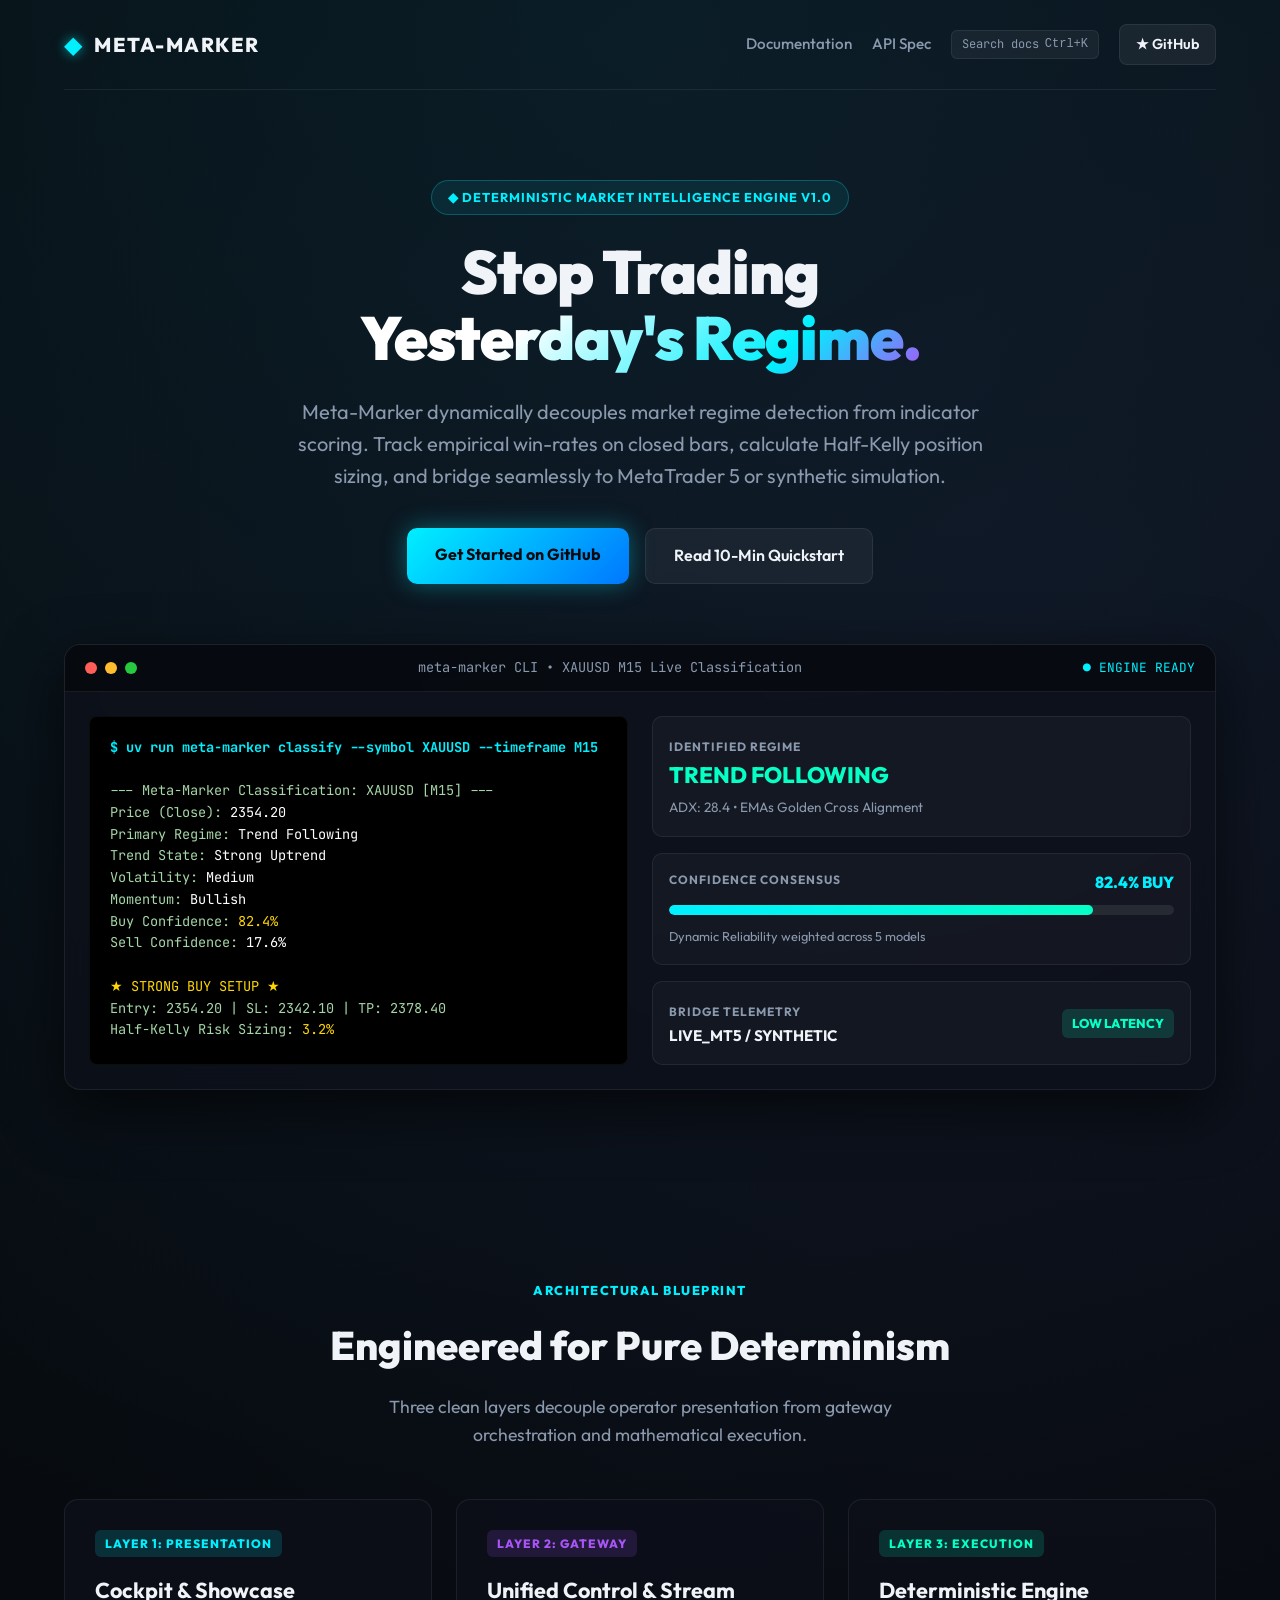
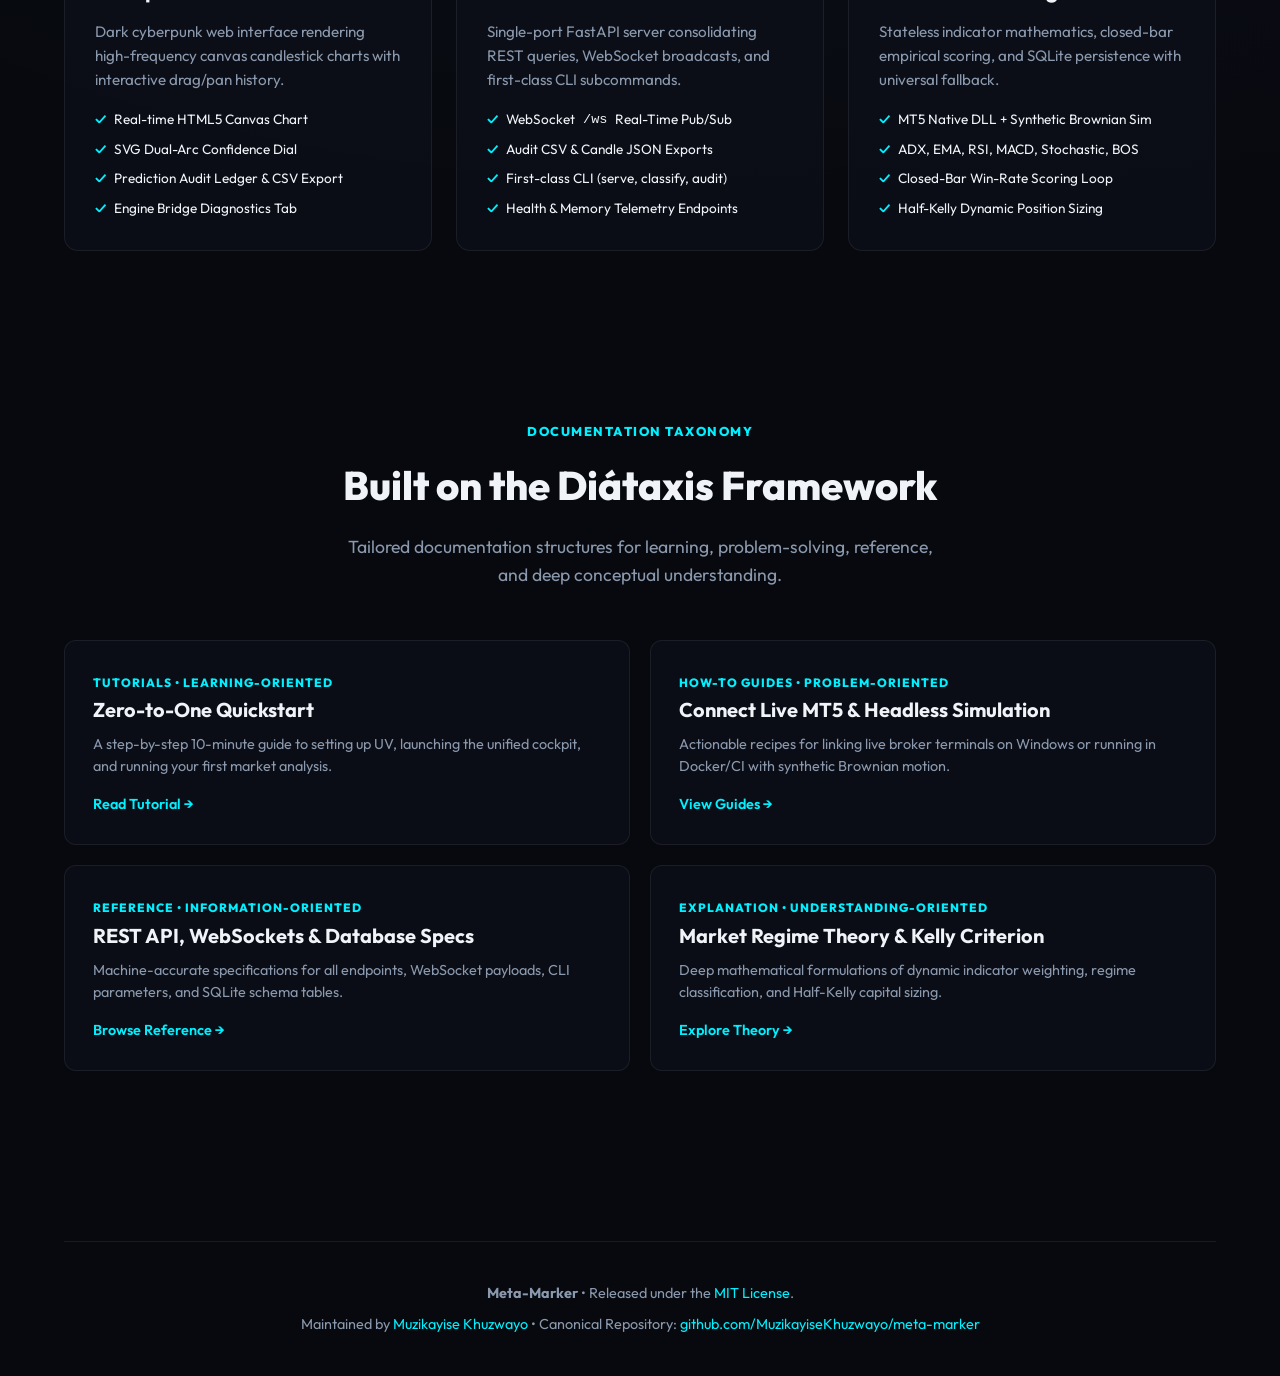
<file: showcase/index.html>
<!DOCTYPE html>
<html lang="en">
<head>
    <meta charset="UTF-8">
    <meta name="viewport" content="width=device-width, initial-scale=1.0">
    <title>Meta-Marker — Deterministic Market Intelligence Engine</title>
    <meta name="description" content="Meta-Marker dynamically decouples market regime detection from indicator scoring with empirical win-rate weighting, Half-Kelly sizing, and universal MT5/Synthetic simulation.">
    <link href="https://fonts.googleapis.com/css2?family=Outfit:wght@300;400;500;600;700;800;900&family=JetBrains+Mono:wght@400;500;700&display=swap" rel="stylesheet">
    <style>
        :root {
            --bg-body: #07090e;
            --bg-card: rgba(13, 17, 26, 0.7);
            --bg-card-hover: rgba(19, 26, 40, 0.85);
            --border-dim: rgba(255, 255, 255, 0.07);
            --border-highlight: rgba(0, 240, 255, 0.35);
            --accent-cyan: #00f0ff;
            --accent-green: #05ffc5;
            --accent-purple: #a855f7;
            --accent-gold: #ffd700;
            --accent-red: #ff3b30;
            --text-main: #f0f4f8;
            --text-muted: #8a99ad;
            --font-sans: 'Outfit', -apple-system, BlinkMacSystemFont, sans-serif;
            --font-mono: 'JetBrains Mono', monospace;
        }

        * { box-sizing: border-box; margin: 0; padding: 0; }
        body {
            background-color: var(--bg-body);
            color: var(--text-main);
            font-family: var(--font-sans);
            line-height: 1.6;
            overflow-x: hidden;
            background-image: 
                radial-gradient(circle at 50% 0%, rgba(0, 240, 255, 0.08) 0%, transparent 60%),
                radial-gradient(circle at 80% 20%, rgba(168, 85, 247, 0.06) 0%, transparent 50%);
        }

        /* Container */
        .container {
            max-width: 1200px;
            margin: 0 auto;
            padding: 0 24px;
        }

        /* Top Navigation */
        .navbar {
            display: flex;
            justify-content: space-between;
            align-items: center;
            padding: 24px 0;
            border-bottom: 1px solid var(--border-dim);
        }
        .nav-brand {
            display: flex;
            align-items: center;
            gap: 12px;
            text-decoration: none;
            color: var(--text-main);
        }
        .nav-logo-symbol {
            color: var(--accent-cyan);
            font-size: 24px;
            text-shadow: 0 0 12px rgba(0, 240, 255, 0.6);
        }
        .nav-title {
            font-weight: 800;
            letter-spacing: 1.5px;
            font-size: 1.25rem;
        }
        .nav-links {
            display: flex;
            align-items: center;
            gap: 20px;
        }
        .nav-link {
            color: var(--text-muted);
            text-decoration: none;
            font-size: 0.95rem;
            font-weight: 500;
            transition: color 0.2s;
        }
        .nav-link:hover { color: var(--text-main); }
        .kbd-pill {
            background: rgba(255, 255, 255, 0.05);
            border: 1px solid var(--border-dim);
            padding: 4px 10px;
            border-radius: 6px;
            font-family: var(--font-mono);
            font-size: 0.75rem;
            color: var(--text-muted);
            display: flex;
            align-items: center;
            gap: 6px;
            cursor: pointer;
            transition: all 0.2s;
        }
        .kbd-pill:hover {
            border-color: var(--accent-cyan);
            color: var(--accent-cyan);
        }
        .btn-github {
            background: rgba(255, 255, 255, 0.06);
            border: 1px solid var(--border-dim);
            color: var(--text-main);
            padding: 8px 16px;
            border-radius: 8px;
            font-weight: 600;
            font-size: 0.9rem;
            text-decoration: none;
            display: flex;
            align-items: center;
            gap: 8px;
            transition: all 0.2s;
        }
        .btn-github:hover {
            background: rgba(255, 255, 255, 0.12);
            border-color: rgba(255, 255, 255, 0.25);
            transform: translateY(-1px);
        }

        /* Hero Section */
        .hero {
            padding: 90px 0 60px;
            text-align: center;
        }
        .hero-badge {
            display: inline-flex;
            align-items: center;
            gap: 8px;
            background: rgba(0, 240, 255, 0.08);
            border: 1px solid rgba(0, 240, 255, 0.25);
            color: var(--accent-cyan);
            padding: 6px 16px;
            border-radius: 30px;
            font-size: 0.8rem;
            font-weight: 700;
            letter-spacing: 1px;
            text-transform: uppercase;
            margin-bottom: 24px;
        }
        .hero h1 {
            font-size: 3.8rem;
            font-weight: 900;
            line-height: 1.1;
            letter-spacing: -1px;
            margin-bottom: 24px;
        }
        .hero-gradient-text {
            background: linear-gradient(135deg, #ffffff 30%, var(--accent-cyan) 75%, var(--accent-purple) 100%);
            -webkit-background-clip: text;
            -webkit-text-fill-color: transparent;
        }
        .hero-desc {
            max-width: 740px;
            margin: 0 auto 36px;
            font-size: 1.25rem;
            color: var(--text-muted);
            line-height: 1.6;
        }
        .hero-actions {
            display: flex;
            justify-content: center;
            gap: 16px;
            margin-bottom: 60px;
        }
        .btn-primary {
            background: linear-gradient(135deg, var(--accent-cyan), #0077ff);
            color: #07090e;
            padding: 14px 28px;
            border-radius: 10px;
            font-weight: 700;
            font-size: 1rem;
            text-decoration: none;
            box-shadow: 0 0 25px rgba(0, 240, 255, 0.35);
            transition: all 0.2s;
        }
        .btn-primary:hover {
            transform: translateY(-2px);
            box-shadow: 0 0 35px rgba(0, 240, 255, 0.5);
        }
        .btn-secondary {
            background: rgba(255, 255, 255, 0.05);
            border: 1px solid var(--border-dim);
            color: var(--text-main);
            padding: 14px 28px;
            border-radius: 10px;
            font-weight: 600;
            font-size: 1rem;
            text-decoration: none;
            transition: all 0.2s;
        }
        .btn-secondary:hover {
            background: rgba(255, 255, 255, 0.1);
            border-color: rgba(255, 255, 255, 0.2);
            transform: translateY(-2px);
        }

        /* Interactive Simulator Cockpit Preview */
        .simulator-card {
            background: var(--bg-card);
            border: 1px solid var(--border-dim);
            border-radius: 16px;
            backdrop-filter: blur(16px);
            box-shadow: 0 20px 60px rgba(0, 0, 0, 0.6);
            overflow: hidden;
            margin-bottom: 90px;
            text-align: left;
        }
        .simulator-topbar {
            display: flex;
            justify-content: space-between;
            align-items: center;
            background: rgba(0, 0, 0, 0.4);
            padding: 12px 20px;
            border-bottom: 1px solid var(--border-dim);
        }
        .sim-dots {
            display: flex;
            gap: 8px;
        }
        .sim-dot {
            width: 12px;
            height: 12px;
            border-radius: 50%;
        }
        .dot-red { background: #ff5f56; }
        .dot-yellow { background: #ffbd2e; }
        .dot-green { background: #27c93f; }
        .sim-title {
            font-family: var(--font-mono);
            font-size: 0.85rem;
            color: var(--text-muted);
        }
        .simulator-body {
            padding: 24px;
            display: grid;
            grid-template-columns: 1fr 1fr;
            gap: 24px;
        }
        .sim-terminal {
            background: #000;
            border-radius: 8px;
            padding: 20px;
            font-family: var(--font-mono);
            font-size: 0.85rem;
            color: #a5d6a7;
            overflow-x: auto;
            border: 1px solid rgba(255, 255, 255, 0.05);
        }
        .sim-terminal .cmd { color: var(--accent-cyan); font-weight: bold; }
        .sim-terminal .val { color: #fff; }
        .sim-terminal .accent { color: var(--accent-gold); }
        .sim-cockpit-widget {
            display: flex;
            flex-direction: column;
            gap: 16px;
        }
        .widget-box {
            background: rgba(255, 255, 255, 0.03);
            border: 1px solid var(--border-dim);
            border-radius: 10px;
            padding: 16px;
        }
        .widget-title {
            font-size: 0.75rem;
            letter-spacing: 1px;
            color: var(--text-muted);
            font-weight: 700;
            text-transform: uppercase;
            margin-bottom: 8px;
        }
        .widget-regime {
            font-size: 1.4rem;
            font-weight: 800;
            color: var(--accent-green);
        }
        .confidence-bar-wrap {
            height: 10px;
            background: rgba(255, 255, 255, 0.08);
            border-radius: 6px;
            overflow: hidden;
            margin: 8px 0;
        }
        .confidence-bar-fill {
            height: 100%;
            width: 84%;
            background: linear-gradient(90deg, var(--accent-cyan), var(--accent-green));
            border-radius: 6px;
        }

        /* 3-Layer Architecture Section */
        .section-header {
            text-align: center;
            margin-bottom: 50px;
        }
        .section-tag {
            font-size: 0.8rem;
            font-weight: 800;
            letter-spacing: 1.5px;
            color: var(--accent-cyan);
            text-transform: uppercase;
            margin-bottom: 12px;
            display: block;
        }
        .section-title {
            font-size: 2.5rem;
            font-weight: 800;
            margin-bottom: 16px;
        }
        .section-desc {
            max-width: 600px;
            margin: 0 auto;
            color: var(--text-muted);
            font-size: 1.1rem;
        }

        .architecture-grid {
            display: grid;
            grid-template-columns: repeat(3, 1fr);
            gap: 24px;
            margin-bottom: 90px;
        }
        .arch-card {
            background: var(--bg-card);
            border: 1px solid var(--border-dim);
            border-radius: 14px;
            padding: 30px;
            transition: all 0.3s;
        }
        .arch-card:hover {
            border-color: var(--border-highlight);
            transform: translateY(-4px);
            background: var(--bg-card-hover);
        }
        .arch-layer-pill {
            display: inline-block;
            padding: 4px 10px;
            border-radius: 6px;
            font-size: 0.75rem;
            font-weight: 800;
            letter-spacing: 1px;
            text-transform: uppercase;
            margin-bottom: 16px;
        }
        .layer-1-pill { background: rgba(0, 240, 255, 0.15); color: var(--accent-cyan); }
        .layer-2-pill { background: rgba(168, 85, 247, 0.15); color: var(--accent-purple); }
        .layer-3-pill { background: rgba(5, 255, 197, 0.15); color: var(--accent-green); }
        .arch-card h3 {
            font-size: 1.35rem;
            font-weight: 700;
            margin-bottom: 12px;
        }
        .arch-card p {
            color: var(--text-muted);
            font-size: 0.95rem;
            line-height: 1.6;
            margin-bottom: 16px;
        }
        .arch-list {
            list-style: none;
            display: flex;
            flex-direction: column;
            gap: 8px;
        }
        .arch-list li {
            font-size: 0.85rem;
            color: var(--text-main);
            display: flex;
            align-items: center;
            gap: 8px;
        }
        .arch-list li::before {
            content: "✓";
            color: var(--accent-cyan);
            font-weight: bold;
        }

        /* Diátaxis Documentation Matrix */
        .diataxis-grid {
            display: grid;
            grid-template-columns: repeat(2, 1fr);
            gap: 20px;
            margin-bottom: 90px;
        }
        .diataxis-card {
            background: var(--bg-card);
            border: 1px solid var(--border-dim);
            border-radius: 12px;
            padding: 28px;
            text-decoration: none;
            color: inherit;
            display: flex;
            flex-direction: column;
            justify-content: space-between;
            transition: all 0.2s;
        }
        .diataxis-card:hover {
            border-color: var(--accent-cyan);
            transform: translateY(-2px);
            background: var(--bg-card-hover);
        }
        .diataxis-tag {
            font-size: 0.75rem;
            font-weight: 800;
            letter-spacing: 1px;
            text-transform: uppercase;
            color: var(--accent-cyan);
            margin-bottom: 8px;
        }
        .diataxis-card h4 {
            font-size: 1.25rem;
            font-weight: 700;
            margin-bottom: 8px;
        }
        .diataxis-card p {
            color: var(--text-muted);
            font-size: 0.9rem;
            line-height: 1.5;
            margin-bottom: 16px;
        }
        .diataxis-card .link-arrow {
            font-size: 0.9rem;
            color: var(--accent-cyan);
            font-weight: 600;
        }

        /* Footer */
        footer {
            border-top: 1px solid var(--border-dim);
            padding: 40px 0;
            text-align: center;
            color: var(--text-muted);
            font-size: 0.9rem;
        }
        footer a {
            color: var(--accent-cyan);
            text-decoration: none;
        }

        /* Command Palette Modal (Ctrl+K) */
        .modal-palette {
            display: none;
            position: fixed;
            top: 0; left: 0; right: 0; bottom: 0;
            background: rgba(0, 0, 0, 0.75);
            backdrop-filter: blur(8px);
            z-index: 9999;
            align-items: flex-start;
            justify-content: center;
            padding-top: 120px;
        }
        .modal-palette.open { display: flex; }
        .palette-window {
            background: #0d121c;
            border: 1px solid var(--border-highlight);
            width: 100%;
            max-width: 600px;
            border-radius: 12px;
            box-shadow: 0 20px 50px rgba(0, 0, 0, 0.8);
            overflow: hidden;
        }
        .palette-input-wrap {
            padding: 16px 20px;
            border-bottom: 1px solid var(--border-dim);
            display: flex;
            align-items: center;
            gap: 12px;
        }
        .palette-input {
            width: 100%;
            background: transparent;
            border: none;
            color: #fff;
            font-family: var(--font-sans);
            font-size: 1.1rem;
            outline: none;
        }
        .palette-results {
            list-style: none;
            max-height: 300px;
            overflow-y: auto;
            padding: 8px;
        }
        .palette-item {
            padding: 12px 16px;
            border-radius: 8px;
            cursor: pointer;
            display: flex;
            align-items: center;
            justify-content: space-between;
            color: var(--text-main);
            text-decoration: none;
        }
        .palette-item:hover, .palette-item.selected {
            background: rgba(0, 240, 255, 0.1);
            color: var(--accent-cyan);
        }
        .palette-item-tag {
            font-size: 0.75rem;
            color: var(--text-muted);
            font-family: var(--font-mono);
        }

        @media (max-width: 860px) {
            .hero h1 { font-size: 2.6rem; }
            .simulator-body { grid-template-columns: 1fr; }
            .architecture-grid { grid-template-columns: 1fr; }
            .diataxis-grid { grid-template-columns: 1fr; }
        }
    </style>
</head>
<body>

    <div class="container">
        <!-- Navbar -->
        <header class="navbar">
            <a href="https://github.com/MuzikayiseKhuzwayo/meta-marker" class="nav-brand">
                <span class="nav-logo-symbol">◆</span>
                <span class="nav-title">META-MARKER</span>
            </a>
            <div class="nav-links">
                <a href="https://github.com/MuzikayiseKhuzwayo/meta-marker#documentation-diátaxis-framework" class="nav-link">Documentation</a>
                <a href="https://github.com/MuzikayiseKhuzwayo/meta-marker/blob/main/docs/reference/01-rest-and-websocket-api.md" class="nav-link">API Spec</a>
                <div class="kbd-pill" id="open-palette-btn">
                    <span>Search docs</span>
                    <kbd>Ctrl+K</kbd>
                </div>
                <a href="https://github.com/MuzikayiseKhuzwayo/meta-marker" class="btn-github" target="_blank" rel="noopener noreferrer">
                    <span>★ GitHub</span>
                </a>
            </div>
        </header>

        <!-- Hero -->
        <section class="hero">
            <div class="hero-badge">
                <span>◆ Deterministic Market Intelligence Engine V1.0</span>
            </div>
            <h1>
                Stop Trading<br>
                <span class="hero-gradient-text">Yesterday's Regime.</span>
            </h1>
            <p class="hero-desc">
                Meta-Marker dynamically decouples market regime detection from indicator scoring. Track empirical win-rates on closed bars, calculate Half-Kelly position sizing, and bridge seamlessly to MetaTrader 5 or synthetic simulation.
            </p>
            <div class="hero-actions">
                <a href="https://github.com/MuzikayiseKhuzwayo/meta-marker" class="btn-primary" target="_blank" rel="noopener noreferrer">
                    Get Started on GitHub
                </a>
                <a href="https://github.com/MuzikayiseKhuzwayo/meta-marker/blob/main/docs/tutorials/01-zero-to-one-quickstart.md" class="btn-secondary" target="_blank" rel="noopener noreferrer">
                    Read 10-Min Quickstart
                </a>
            </div>

            <!-- Simulator Card Preview -->
            <div class="simulator-card">
                <div class="simulator-topbar">
                    <div class="sim-dots">
                        <span class="sim-dot dot-red"></span>
                        <span class="sim-dot dot-yellow"></span>
                        <span class="sim-dot dot-green"></span>
                    </div>
                    <span class="sim-title">meta-marker CLI &bull; XAUUSD M15 Live Classification</span>
                    <span style="font-size: 0.8rem; color: var(--accent-cyan); font-family: var(--font-mono);">● ENGINE READY</span>
                </div>
                <div class="simulator-body">
                    <div class="sim-terminal">
                        <p><span class="cmd">$ uv run meta-marker classify --symbol XAUUSD --timeframe M15</span></p>
                        <br>
                        <p>--- Meta-Marker Classification: XAUUSD [M15] ---</p>
                        <p>Price (Close):     <span class="val">2354.20</span></p>
                        <p>Primary Regime:    <span class="val">Trend Following</span></p>
                        <p>Trend State:       <span class="val">Strong Uptrend</span></p>
                        <p>Volatility:        <span class="val">Medium</span></p>
                        <p>Momentum:          <span class="val">Bullish</span></p>
                        <p>Buy Confidence:    <span class="accent">82.4%</span></p>
                        <p>Sell Confidence:   <span class="val">17.6%</span></p>
                        <br>
                        <p><span class="accent">★ STRONG BUY SETUP ★</span></p>
                        <p>Entry: 2354.20 | SL: 2342.10 | TP: 2378.40</p>
                        <p>Half-Kelly Risk Sizing: <span class="accent">3.2%</span></p>
                    </div>
                    <div class="sim-cockpit-widget">
                        <div class="widget-box">
                            <span class="widget-title">IDENTIFIED REGIME</span>
                            <div class="widget-regime">TREND FOLLOWING</div>
                            <span style="font-size: 0.85rem; color: var(--text-muted);">ADX: 28.4 &bull; EMAs Golden Cross Alignment</span>
                        </div>
                        <div class="widget-box">
                            <div style="display: flex; justify-content: space-between;">
                                <span class="widget-title">CONFIDENCE CONSENSUS</span>
                                <span style="font-weight: 800; color: var(--accent-cyan);">82.4% BUY</span>
                            </div>
                            <div class="confidence-bar-wrap">
                                <div class="confidence-bar-fill"></div>
                            </div>
                            <span style="font-size: 0.8rem; color: var(--text-muted);">Dynamic Reliability weighted across 5 models</span>
                        </div>
                        <div class="widget-box" style="display: flex; justify-content: space-between; align-items: center;">
                            <div>
                                <span class="widget-title">BRIDGE TELEMETRY</span>
                                <div style="font-weight: 700; font-size: 0.95rem;">LIVE_MT5 / SYNTHETIC</div>
                            </div>
                            <span style="background: rgba(5,255,197,0.15); color: var(--accent-green); padding: 4px 10px; border-radius: 6px; font-size: 0.8rem; font-weight: 800;">
                                LOW LATENCY
                            </span>
                        </div>
                    </div>
                </div>
            </div>
        </section>

        <!-- 3-Tier Architecture Section -->
        <section style="padding: 40px 0;">
            <div class="section-header">
                <span class="section-tag">ARCHITECTURAL BLUEPRINT</span>
                <h2 class="section-title">Engineered for Pure Determinism</h2>
                <p class="section-desc">
                    Three clean layers decouple operator presentation from gateway orchestration and mathematical execution.
                </p>
            </div>
            <div class="architecture-grid">
                <div class="arch-card">
                    <span class="arch-layer-pill layer-1-pill">Layer 1: Presentation</span>
                    <h3>Cockpit & Showcase</h3>
                    <p>Dark cyberpunk web interface rendering high-frequency canvas candlestick charts with interactive drag/pan history.</p>
                    <ul class="arch-list">
                        <li>Real-time HTML5 Canvas Chart</li>
                        <li>SVG Dual-Arc Confidence Dial</li>
                        <li>Prediction Audit Ledger & CSV Export</li>
                        <li>Engine Bridge Diagnostics Tab</li>
                    </ul>
                </div>
                <div class="arch-card">
                    <span class="arch-layer-pill layer-2-pill">Layer 2: Gateway</span>
                    <h3>Unified Control & Stream</h3>
                    <p>Single-port FastAPI server consolidating REST queries, WebSocket broadcasts, and first-class CLI subcommands.</p>
                    <ul class="arch-list">
                        <li>WebSocket <code>/ws</code> Real-Time Pub/Sub</li>
                        <li>Audit CSV & Candle JSON Exports</li>
                        <li>First-class CLI (serve, classify, audit)</li>
                        <li>Health & Memory Telemetry Endpoints</li>
                    </ul>
                </div>
                <div class="arch-card">
                    <span class="arch-layer-pill layer-3-pill">Layer 3: Execution</span>
                    <h3>Deterministic Engine</h3>
                    <p>Stateless indicator mathematics, closed-bar empirical scoring, and SQLite persistence with universal fallback.</p>
                    <ul class="arch-list">
                        <li>MT5 Native DLL + Synthetic Brownian Sim</li>
                        <li>ADX, EMA, RSI, MACD, Stochastic, BOS</li>
                        <li>Closed-Bar Win-Rate Scoring Loop</li>
                        <li>Half-Kelly Dynamic Position Sizing</li>
                    </ul>
                </div>
            </div>
        </section>

        <!-- Diátaxis Quadrants Section -->
        <section style="padding: 40px 0 80px;">
            <div class="section-header">
                <span class="section-tag">DOCUMENTATION TAXONOMY</span>
                <h2 class="section-title">Built on the Diátaxis Framework</h2>
                <p class="section-desc">
                    Tailored documentation structures for learning, problem-solving, reference, and deep conceptual understanding.
                </p>
            </div>
            <div class="diataxis-grid">
                <a href="https://github.com/MuzikayiseKhuzwayo/meta-marker/blob/main/docs/tutorials/01-zero-to-one-quickstart.md" class="diataxis-card" target="_blank" rel="noopener noreferrer">
                    <div>
                        <span class="diataxis-tag">Tutorials &bull; Learning-Oriented</span>
                        <h4>Zero-to-One Quickstart</h4>
                        <p>A step-by-step 10-minute guide to setting up UV, launching the unified cockpit, and running your first market analysis.</p>
                    </div>
                    <span class="link-arrow">Read Tutorial &rarr;</span>
                </a>
                <a href="https://github.com/MuzikayiseKhuzwayo/meta-marker/blob/main/docs/how-to/01-connect-mt5-broker.md" class="diataxis-card" target="_blank" rel="noopener noreferrer">
                    <div>
                        <span class="diataxis-tag">How-To Guides &bull; Problem-Oriented</span>
                        <h4>Connect Live MT5 & Headless Simulation</h4>
                        <p>Actionable recipes for linking live broker terminals on Windows or running in Docker/CI with synthetic Brownian motion.</p>
                    </div>
                    <span class="link-arrow">View Guides &rarr;</span>
                </a>
                <a href="https://github.com/MuzikayiseKhuzwayo/meta-marker/blob/main/docs/reference/01-rest-and-websocket-api.md" class="diataxis-card" target="_blank" rel="noopener noreferrer">
                    <div>
                        <span class="diataxis-tag">Reference &bull; Information-Oriented</span>
                        <h4>REST API, WebSockets & Database Specs</h4>
                        <p>Machine-accurate specifications for all endpoints, WebSocket payloads, CLI parameters, and SQLite schema tables.</p>
                    </div>
                    <span class="link-arrow">Browse Reference &rarr;</span>
                </a>
                <a href="https://github.com/MuzikayiseKhuzwayo/meta-marker/blob/main/docs/explanation/01-market-regime-theory.md" class="diataxis-card" target="_blank" rel="noopener noreferrer">
                    <div>
                        <span class="diataxis-tag">Explanation &bull; Understanding-Oriented</span>
                        <h4>Market Regime Theory & Kelly Criterion</h4>
                        <p>Deep mathematical formulations of dynamic indicator weighting, regime classification, and Half-Kelly capital sizing.</p>
                    </div>
                    <span class="link-arrow">Explore Theory &rarr;</span>
                </a>
            </div>
        </section>

        <!-- Footer -->
        <footer>
            <div class="container">
                <p style="margin-bottom: 8px;">
                    <strong>Meta-Marker</strong> &bull; Released under the <a href="https://github.com/MuzikayiseKhuzwayo/meta-marker/blob/main/LICENSE" target="_blank" rel="noopener noreferrer">MIT License</a>.
                </p>
                <p>
                    Maintained by <a href="https://github.com/MuzikayiseKhuzwayo" target="_blank" rel="noopener noreferrer">Muzikayise Khuzwayo</a> &bull; Canonical Repository: <a href="https://github.com/MuzikayiseKhuzwayo/meta-marker" target="_blank" rel="noopener noreferrer">github.com/MuzikayiseKhuzwayo/meta-marker</a>
                </p>
            </div>
        </footer>
    </div>

    <!-- Command Palette Modal (Ctrl+K) -->
    <div class="modal-palette" id="palette-modal">
        <div class="palette-window">
            <div class="palette-input-wrap">
                <span style="color: var(--accent-cyan); font-size: 1.2rem;">◆</span>
                <input type="text" id="palette-search" class="palette-input" placeholder="Type a command or jump to documentation..." autofocus>
            </div>
            <ul class="palette-results">
                <li>
                    <a href="https://github.com/MuzikayiseKhuzwayo/meta-marker/blob/main/docs/tutorials/01-zero-to-one-quickstart.md" class="palette-item" target="_blank" rel="noopener noreferrer">
                        <span>Tutorial: Zero-to-One Quickstart</span>
                        <span class="palette-item-tag">TUTORIAL</span>
                    </a>
                </li>
                <li>
                    <a href="https://github.com/MuzikayiseKhuzwayo/meta-marker/blob/main/docs/how-to/01-connect-mt5-broker.md" class="palette-item" target="_blank" rel="noopener noreferrer">
                        <span>How-To: Connect Live MT5 Terminal</span>
                        <span class="palette-item-tag">HOW-TO</span>
                    </a>
                </li>
                <li>
                    <a href="https://github.com/MuzikayiseKhuzwayo/meta-marker/blob/main/docs/how-to/02-running-headless-synthetic-mode.md" class="palette-item" target="_blank" rel="noopener noreferrer">
                        <span>How-To: Headless & Synthetic Simulation</span>
                        <span class="palette-item-tag">HOW-TO</span>
                    </a>
                </li>
                <li>
                    <a href="https://github.com/MuzikayiseKhuzwayo/meta-marker/blob/main/docs/reference/01-rest-and-websocket-api.md" class="palette-item" target="_blank" rel="noopener noreferrer">
                        <span>Reference: REST & WebSocket API Specification</span>
                        <span class="palette-item-tag">REFERENCE</span>
                    </a>
                </li>
                <li>
                    <a href="https://github.com/MuzikayiseKhuzwayo/meta-marker/blob/main/docs/reference/03-cli-reference.md" class="palette-item" target="_blank" rel="noopener noreferrer">
                        <span>Reference: CLI Command Reference</span>
                        <span class="palette-item-tag">REFERENCE</span>
                    </a>
                </li>
                <li>
                    <a href="https://github.com/MuzikayiseKhuzwayo/meta-marker/blob/main/docs/explanation/01-market-regime-theory.md" class="palette-item" target="_blank" rel="noopener noreferrer">
                        <span>Explanation: Market Regime Classification Theory</span>
                        <span class="palette-item-tag">EXPLANATION</span>
                    </a>
                </li>
                <li>
                    <a href="https://github.com/MuzikayiseKhuzwayo/meta-marker/blob/main/docs/explanation/02-dynamic-scoring-and-kelly-criterion.md" class="palette-item" target="_blank" rel="noopener noreferrer">
                        <span>Explanation: Dynamic Reliability & Kelly Sizing</span>
                        <span class="palette-item-tag">EXPLANATION</span>
                    </a>
                </li>
            </ul>
        </div>
    </div>

    <script>
        // Command Palette Logic
        const modal = document.getElementById("palette-modal");
        const openBtn = document.getElementById("open-palette-btn");
        const searchInput = document.getElementById("palette-search");

        function openPalette() {
            modal.classList.add("open");
            searchInput.value = "";
            searchInput.focus();
        }

        function closePalette() {
            modal.classList.remove("open");
        }

        if (openBtn) openBtn.addEventListener("click", openPalette);
        window.addEventListener("keydown", (e) => {
            if ((e.ctrlKey || e.metaKey) && e.key.toLowerCase() === "k") {
                e.preventDefault();
                modal.classList.contains("open") ? closePalette() : openPalette();
            } else if (e.key === "Escape") {
                closePalette();
            }
        });

        modal.addEventListener("click", (e) => {
            if (e.target === modal) closePalette();
        });

        // Search Filter
        searchInput.addEventListener("input", (e) => {
            const query = e.target.value.toLowerCase();
            document.querySelectorAll(".palette-item").forEach(item => {
                const text = item.textContent.toLowerCase();
                item.style.display = text.includes(query) ? "flex" : "none";
            });
        });
    </script>
</body>
</html>
</file>
